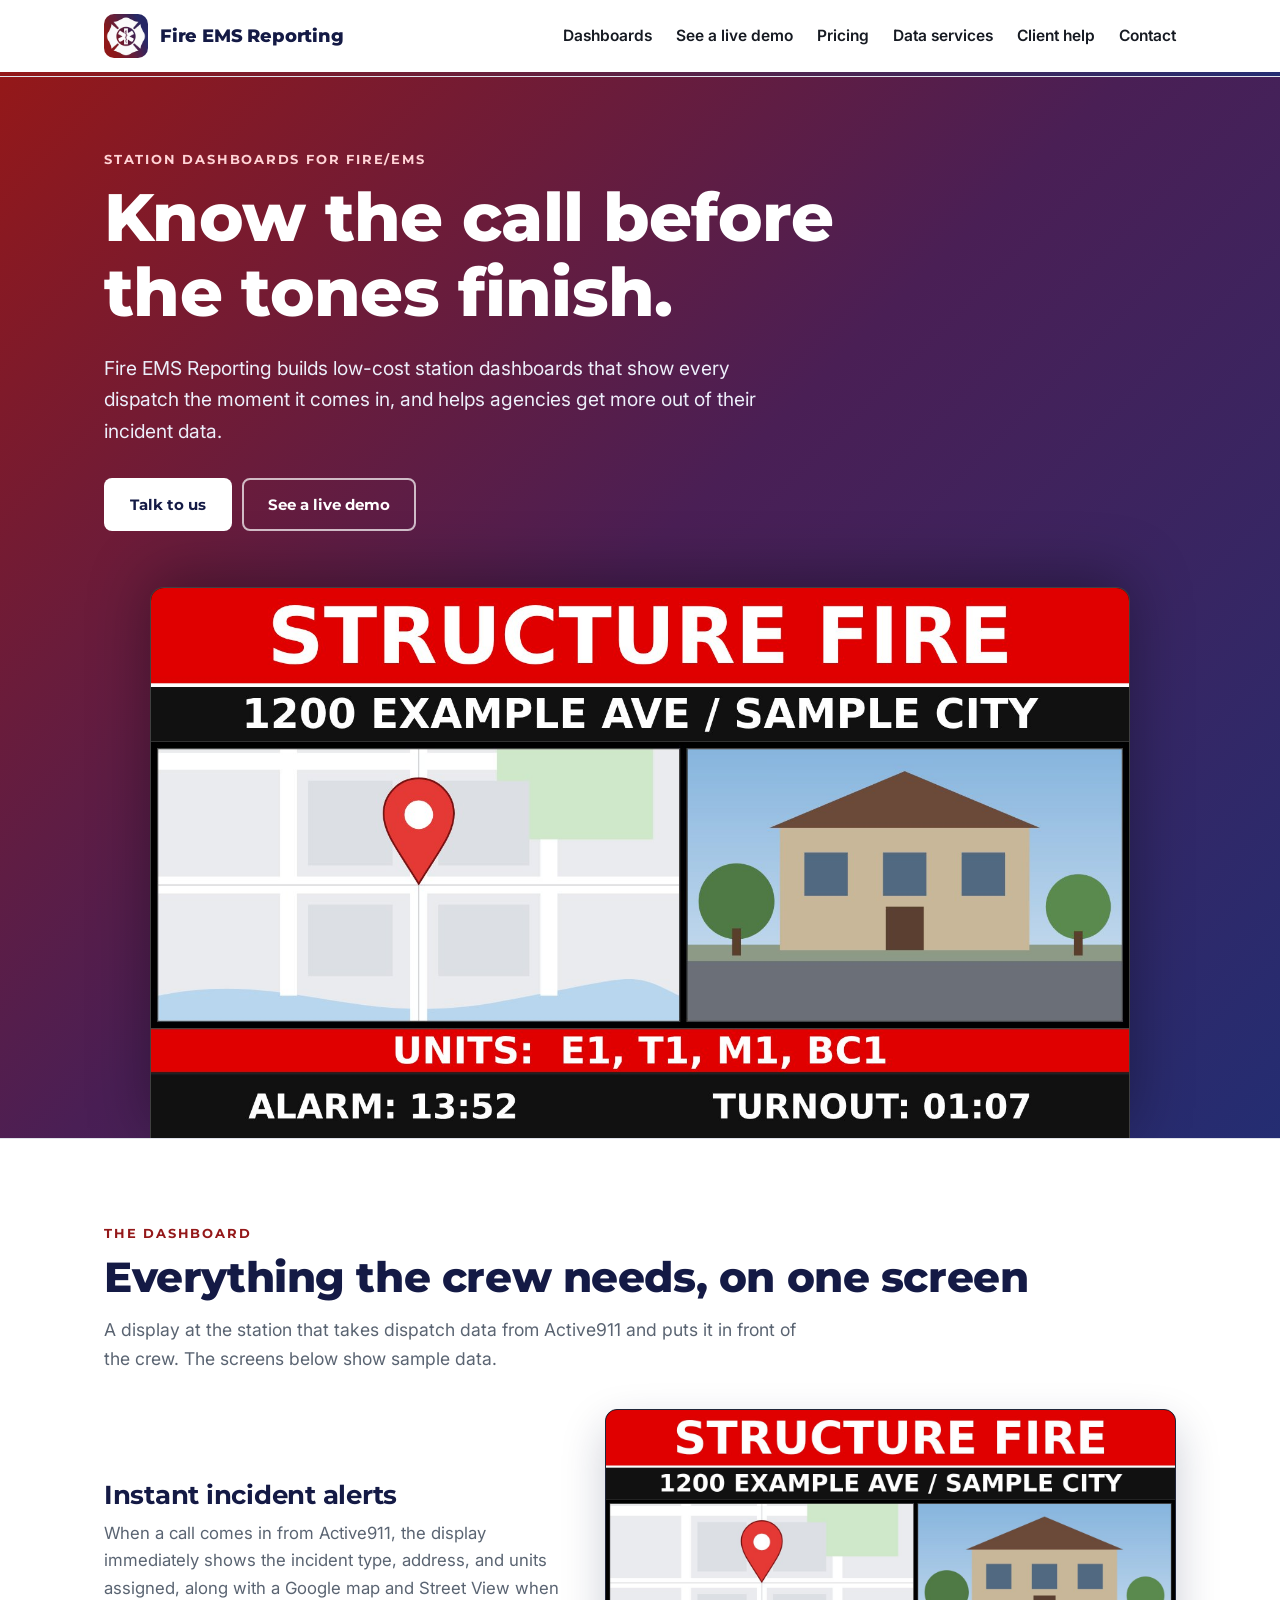
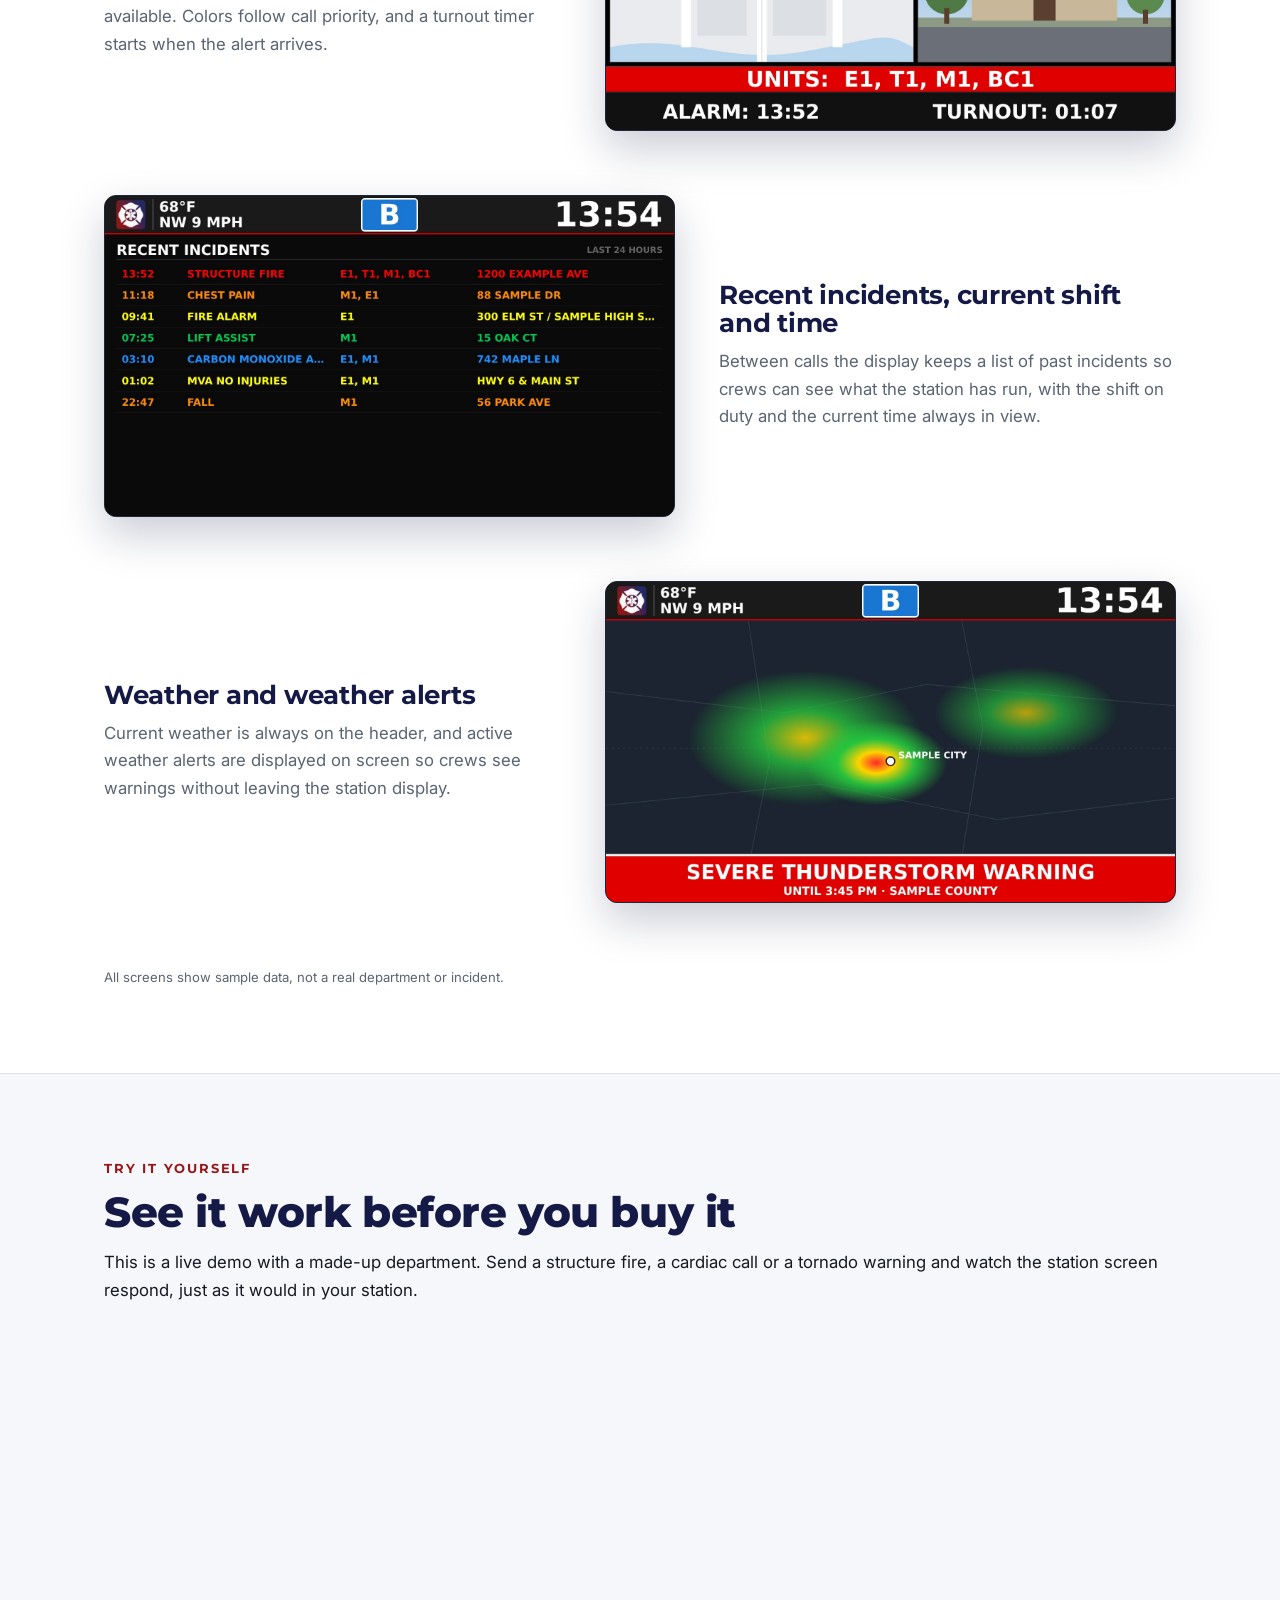
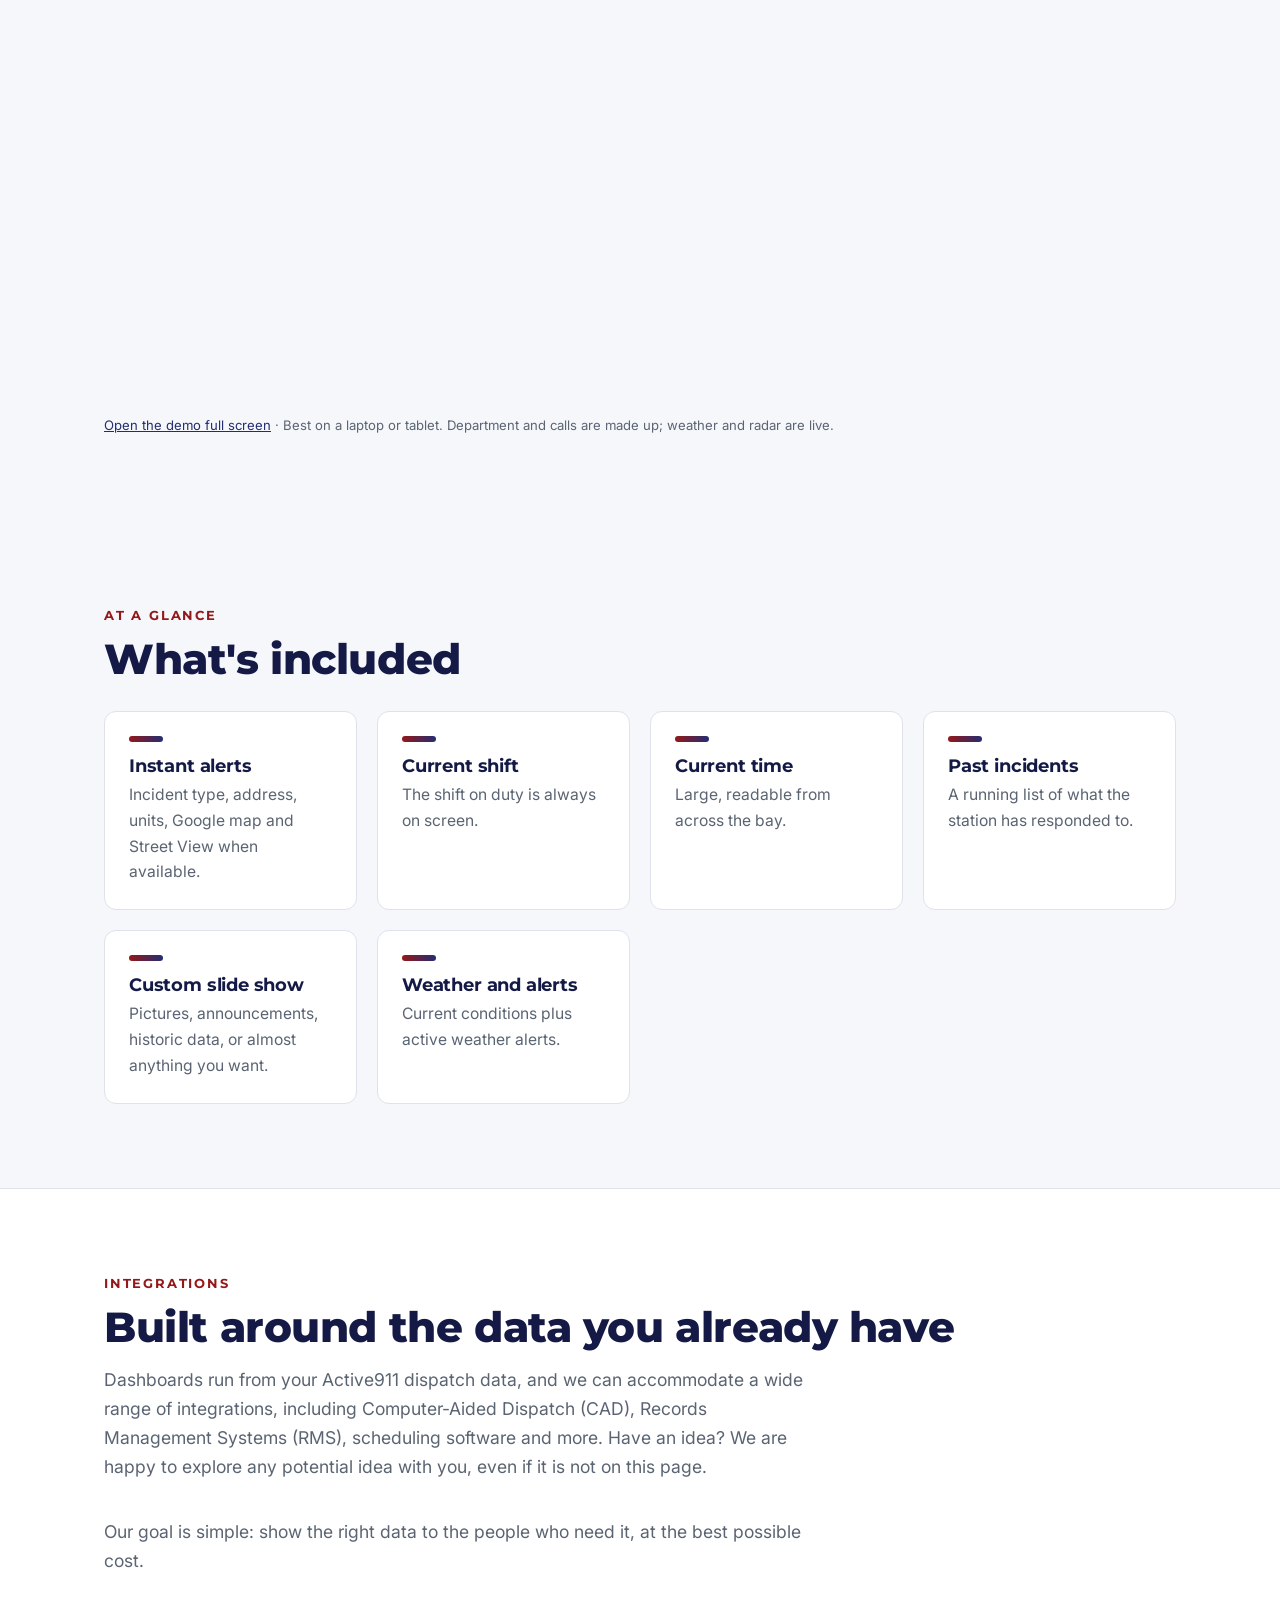
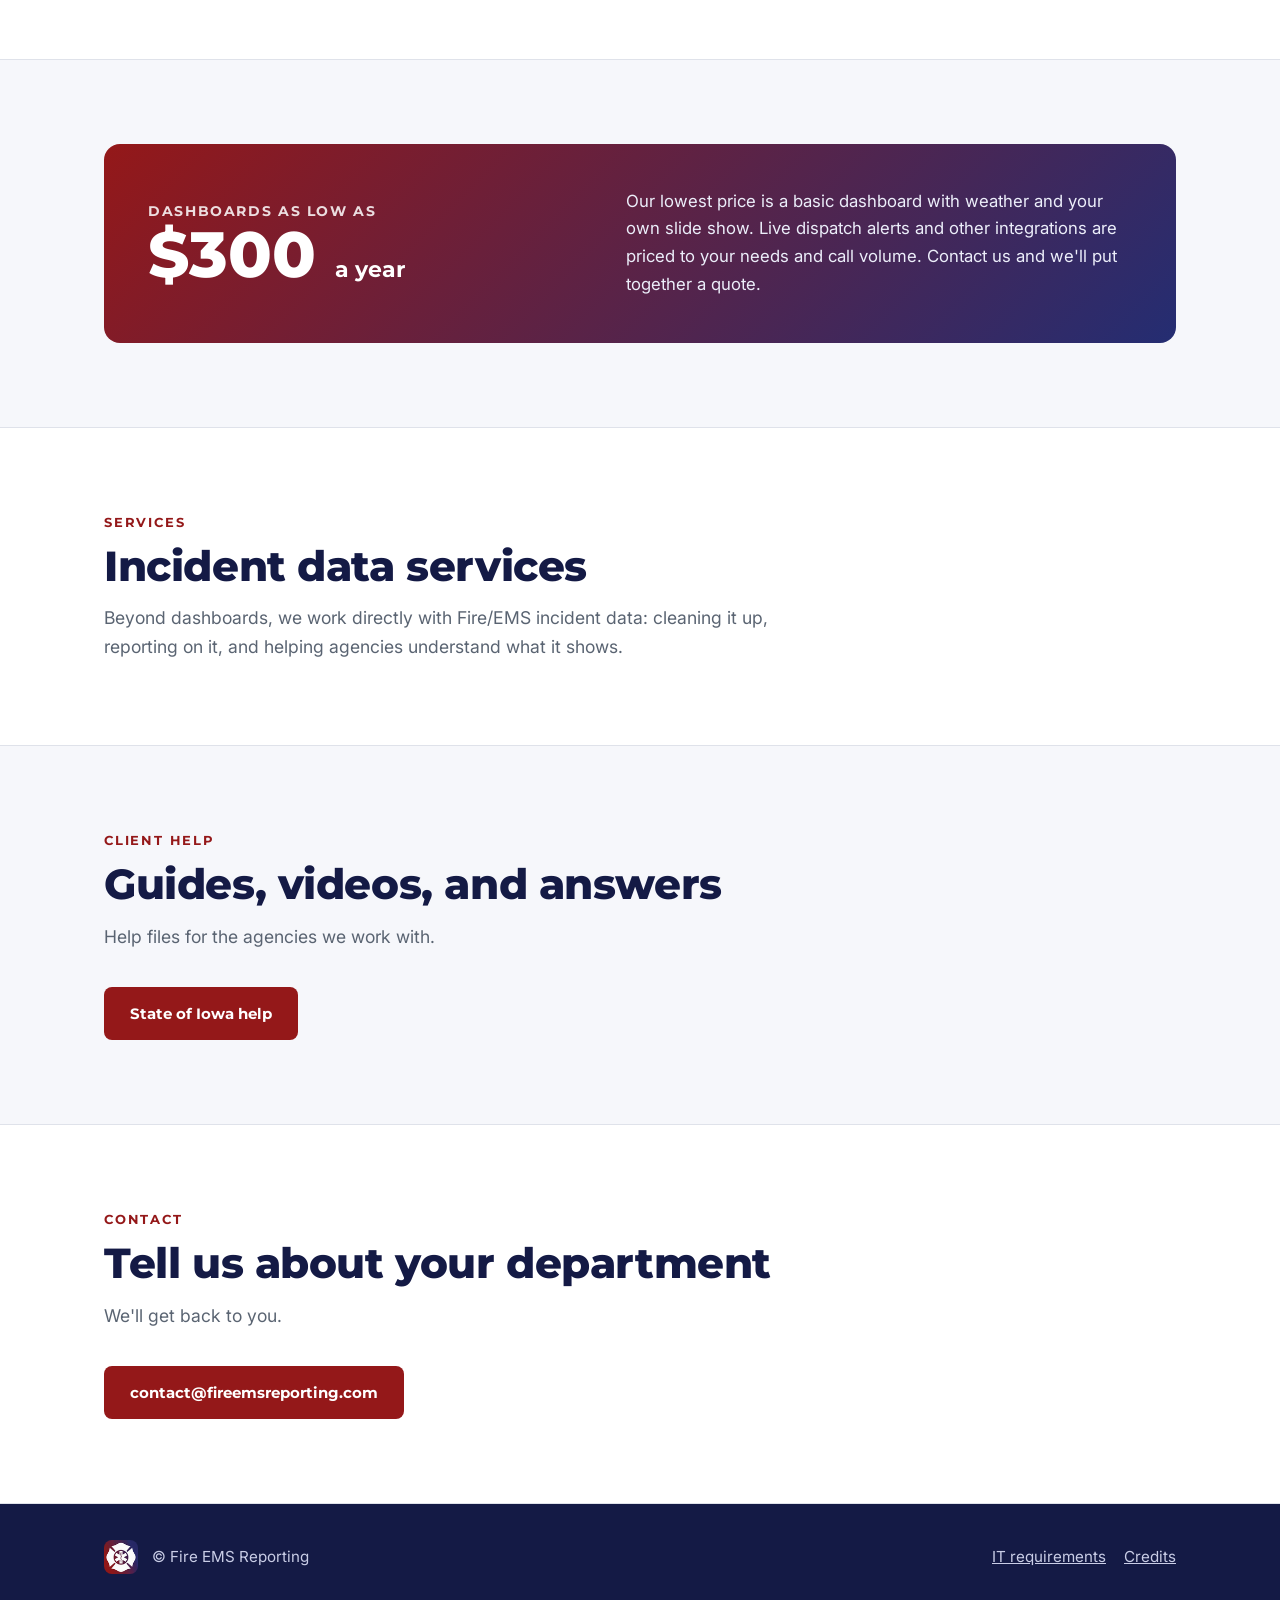
<file: index.html>
<!DOCTYPE html>
<html lang="en">
<head>
<meta charset="UTF-8">
<!-- FER Website v1.10_20261104_1555 -->
<meta name="viewport" content="width=device-width, initial-scale=1">
<title>Fire EMS Reporting | Station dashboards and incident data services | v1.10_20261104_1555</title>
<meta name="description" content="Low-cost live dispatch dashboards for fire stations, plus incident data services for Fire/EMS agencies.">
<link rel="canonical" href="https://fireemsreporting.com/">
<meta property="og:type" content="website">
<meta property="og:site_name" content="Fire EMS Reporting">
<meta property="og:title" content="Fire EMS Reporting | Station dashboards and incident data services">
<meta property="og:description" content="Low-cost live dispatch dashboards for fire stations, plus incident data services for Fire/EMS agencies.">
<meta property="og:url" content="https://fireemsreporting.com/">
<meta property="og:image" content="https://fireemsreporting.com/assets/screens/alert.jpg">
<meta name="twitter:card" content="summary_large_image">
<link rel="icon" type="image/png" href="assets/favicon.png">
<link rel="apple-touch-icon" href="assets/apple-touch-icon.png">
<link rel="preconnect" href="https://fonts.googleapis.com">
<link rel="preconnect" href="https://fonts.gstatic.com" crossorigin>
<link href="https://fonts.googleapis.com/css2?family=Inter:wght@400;500;600&family=Montserrat:wght@600;700;800&display=swap" rel="stylesheet">
<link rel="stylesheet" href="style.css">
</head>
<body>
<header class="site"><div class="wrap">
  <a class="brand" href="/"><img src="assets/icon-128.png" alt="" width="44" height="44"><span>Fire EMS Reporting</span></a>
  <nav><a href="#dashboards">Dashboards</a><a href="https://dashboards.fireemsreporting.com/demo/" target="_blank" rel="noopener">See a live demo</a><a href="#pricing">Pricing</a><a href="#services">Data services</a><a href="#clients">Client help</a><a href="#contact">Contact</a></nav>
</div></header>

<main>
<section class="hero"><div class="wrap">
  <div class="eyebrow">Station dashboards for Fire/EMS</div>
  <h1>Know the call before the tones finish.</h1>
  <p>Fire EMS Reporting builds low-cost station dashboards that show every dispatch the moment it comes in, and helps agencies get more out of their incident data.</p>
  <a class="btn" href="#contact">Talk to us</a><a class="btn alt" href="https://dashboards.fireemsreporting.com/demo/" target="_blank" rel="noopener">See a live demo</a>
  <div class="shot-hero"><img src="assets/screens/alert.jpg" alt="Dashboard alert screen showing a structure fire with map, street view, units and turnout timer" width="1600" height="900"></div>
</div></section>

<section id="dashboards" class="alt"><div class="wrap">
  <div class="eyebrow">The dashboard</div>
  <h2>Everything the crew needs, on one screen</h2>
  <p class="lede">A display at the station that takes dispatch data from Active911 and puts it in front of the crew. The screens below show sample data.</p>

  <div class="feature">
    <div class="txt"><h3>Instant incident alerts</h3><p>When a call comes in from Active911, the display immediately shows the incident type, address, and units assigned, along with a Google map and Street View when available. Colors follow call priority, and a turnout timer starts when the alert arrives.</p></div>
    <div><div class="shot"><img src="assets/screens/alert.jpg" alt="Incident alert screen" loading="lazy" width="1600" height="900"></div></div>
  </div>
  <div class="feature flip">
    <div class="txt"><h3>Recent incidents, current shift and time</h3><p>Between calls the display keeps a list of past incidents so crews can see what the station has run, with the shift on duty and the current time always in view.</p></div>
    <div><div class="shot"><img src="assets/screens/history.jpg" alt="Recent incidents list with shift and clock" loading="lazy" width="1600" height="900"></div></div>
  </div>
  <div class="feature">
    <div class="txt"><h3>Weather and weather alerts</h3><p>Current weather is always on the header, and active weather alerts are displayed on screen so crews see warnings without leaving the station display.</p></div>
    <div><div class="shot"><img src="assets/screens/weather.jpg" alt="Weather radar with a severe weather warning banner" loading="lazy" width="1600" height="900"></div></div>
  </div>
  <p class="cap">All screens show sample data, not a real department or incident.</p>
</div></section>

<section id="demo"><div class="wrap">
  <div class="eyebrow">Try it yourself</div>
  <h2>See it work before you buy it</h2>
  <p>This is a live demo with a made-up department. Send a structure fire, a cardiac call or a tornado warning and watch the station screen respond, just as it would in your station.</p>
  <div class="demo-frame"><iframe src="https://dashboards.fireemsreporting.com/demo/" style="width:100%;aspect-ratio:16/10;border:0;border-radius:10px" loading="lazy" allow="fullscreen" title="Fire EMS Reporting live demo"></iframe></div>
  <p class="cap"><a href="https://dashboards.fireemsreporting.com/demo/" target="_blank" rel="noopener">Open the demo full screen</a> &middot; Best on a laptop or tablet. Department and calls are made up; weather and radar are live.</p>
  <a class="btn demo-btn" href="https://dashboards.fireemsreporting.com/demo/" target="_blank" rel="noopener">See a live demo</a>
</div></section>

<section><div class="wrap">
  <div class="eyebrow">At a glance</div>
  <h2>What's included</h2>
  <div class="cols" style="margin-top:28px">
    <div class="card"><div class="dot"></div><h3>Instant alerts</h3><p>Incident type, address, units, Google map and Street View when available.</p></div>
    <div class="card"><div class="dot"></div><h3>Current shift</h3><p>The shift on duty is always on screen.</p></div>
    <div class="card"><div class="dot"></div><h3>Current time</h3><p>Large, readable from across the bay.</p></div>
    <div class="card"><div class="dot"></div><h3>Past incidents</h3><p>A running list of what the station has responded to.</p></div>
    <div class="card"><div class="dot"></div><h3>Custom slide show</h3><p>Pictures, announcements, historic data, or almost anything you want.</p></div>
    <div class="card"><div class="dot"></div><h3>Weather and alerts</h3><p>Current conditions plus active weather alerts.</p></div>
  </div>
</div></section>

<section class="alt"><div class="wrap">
  <div class="eyebrow">Integrations</div>
  <h2>Built around the data you already have</h2>
  <p class="lede">Dashboards run from your Active911 dispatch data, and we can accommodate a wide range of integrations, including Computer-Aided Dispatch (CAD), Records Management Systems (RMS), scheduling software and more. Have an idea? We are happy to explore any potential idea with you, even if it is not on this page.</p>
  <p class="lede" style="margin-bottom:0">Our goal is simple: show the right data to the people who need it, at the best possible cost.</p>
</div></section>

<section id="pricing"><div class="wrap">
  <div class="pricing">
    <div><div class="from">Dashboards as low as</div><div class="amt">$300 <span style="font-size:1.4rem;font-weight:700">a year</span></div></div>
    <p>Our lowest price is a basic dashboard with weather and your own slide show. Live dispatch alerts and other integrations are priced to your needs and call volume. Contact us and we'll put together a quote.</p>
  </div>
</div></section>

<section id="services" class="alt"><div class="wrap">
  <div class="eyebrow">Services</div>
  <h2>Incident data services</h2>
  <p class="lede" style="margin-bottom:0">Beyond dashboards, we work directly with Fire/EMS incident data: cleaning it up, reporting on it, and helping agencies understand what it shows.</p>
</div></section>

<section id="clients"><div class="wrap">
  <div class="eyebrow">Client help</div>
  <h2>Guides, videos, and answers</h2>
  <p class="lede">Help files for the agencies we work with.</p>
  <a class="btn" href="iowa/">State of Iowa help</a>
</div></section>

<section id="contact" class="alt"><div class="wrap">
  <div class="eyebrow">Contact</div>
  <h2>Tell us about your department</h2>
  <p class="lede">We'll get back to you.</p>
  <a class="btn" href="mailto:contact@fireemsreporting.com">contact@fireemsreporting.com</a>
</div></section>
</main>

<footer><div class="wrap"><img src="assets/favicon.png" alt=""><span>&copy; Fire EMS Reporting</span><span class="flinks"><a href="requirements/">IT requirements</a><a href="credits/">Credits</a></span></div></footer>
</body>
</html>
</file>
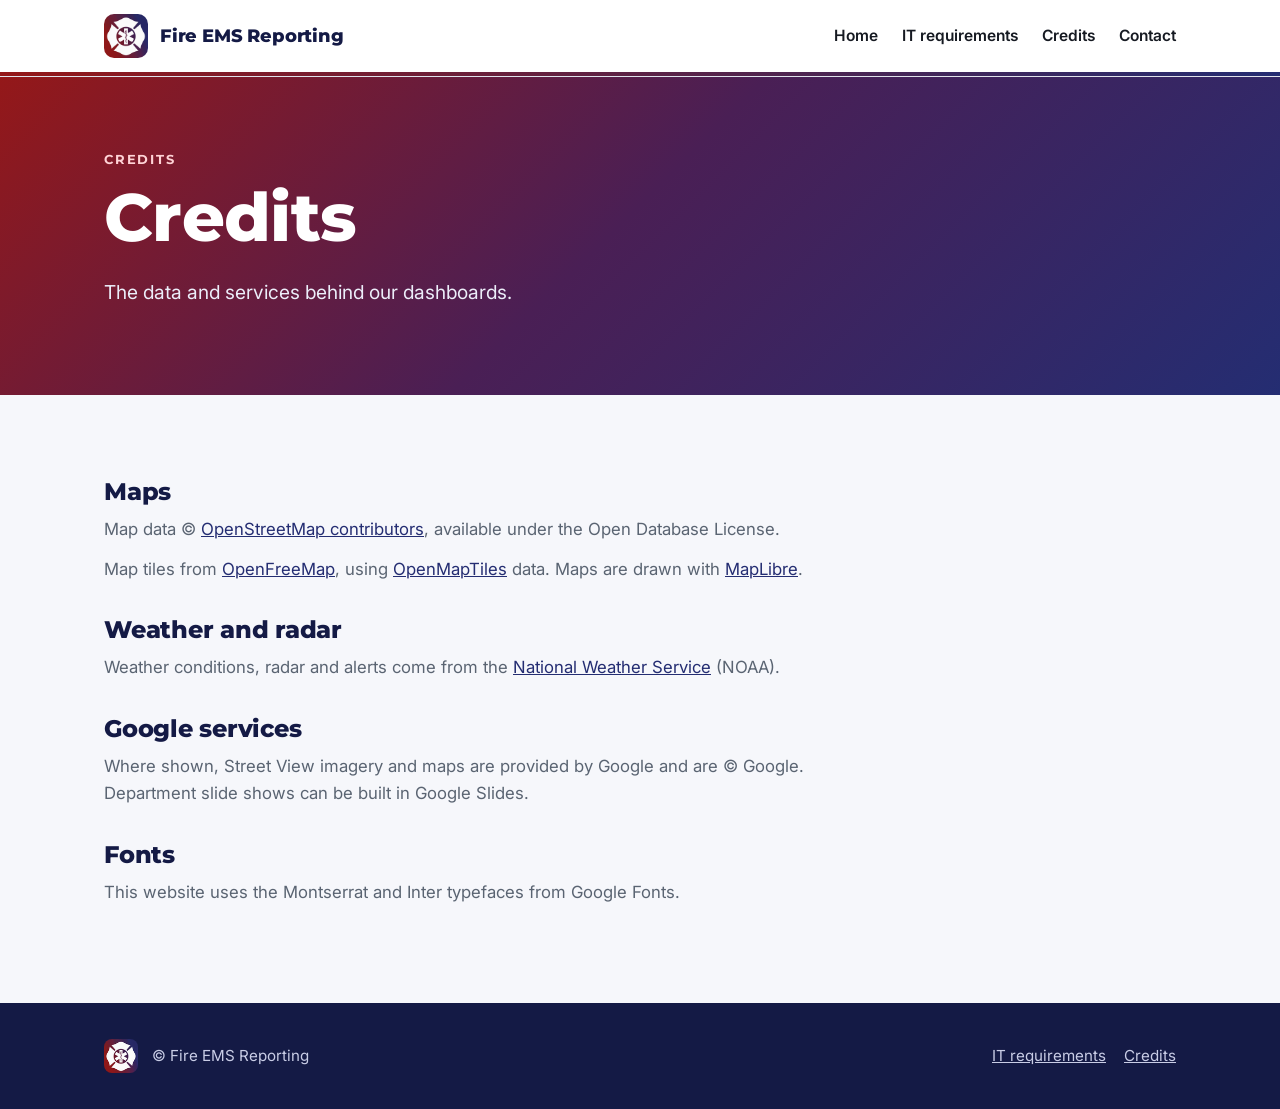
<file: credits/index.html>
<!DOCTYPE html>
<html lang="en">
<head>
<!-- FER Website v1.10_20261104_1555 -->
<meta charset="UTF-8">
<meta name="viewport" content="width=device-width, initial-scale=1">
<title>Credits | Fire EMS Reporting | v1.10_20261104_1555</title>
<meta name="description" content="Data and service credits for Fire EMS Reporting dashboards.">
<link rel="canonical" href="https://fireemsreporting.com/credits/">
<link rel="icon" type="image/png" href="../assets/favicon.png">
<link rel="apple-touch-icon" href="../assets/apple-touch-icon.png">
<link rel="preconnect" href="https://fonts.googleapis.com">
<link rel="preconnect" href="https://fonts.gstatic.com" crossorigin>
<link href="https://fonts.googleapis.com/css2?family=Inter:wght@400;500;600&family=Montserrat:wght@600;700;800&display=swap" rel="stylesheet">
<link rel="stylesheet" href="../style.css">
</head>
<body>
<header class="site"><div class="wrap">
  <a class="brand" href="../"><img src="../assets/icon-128.png" alt="" width="44" height="44"><span>Fire EMS Reporting</span></a>
  <nav><a href="../">Home</a><a href="../requirements/">IT requirements</a><a href="../credits/">Credits</a><a href="mailto:contact@fireemsreporting.com">Contact</a></nav>
</div></header>

<main>
<section class="hero sub"><div class="wrap"><div class="eyebrow">Credits</div>
  <h1>Credits</h1>
  <p>The data and services behind our dashboards.</p>
</div></section>

<section><div class="wrap"><div class="prose">
<h2>Maps</h2>
<p>Map data &copy; <a href="https://www.openstreetmap.org/copyright" target="_blank" rel="noopener">OpenStreetMap contributors</a>, available under the Open Database License.</p>
<p>Map tiles from <a href="https://openfreemap.org" target="_blank" rel="noopener">OpenFreeMap</a>, using <a href="https://openmaptiles.org" target="_blank" rel="noopener">OpenMapTiles</a> data. Maps are drawn with <a href="https://maplibre.org" target="_blank" rel="noopener">MapLibre</a>.</p>
<h2>Weather and radar</h2>
<p>Weather conditions, radar and alerts come from the <a href="https://www.weather.gov" target="_blank" rel="noopener">National Weather Service</a> (NOAA).</p>
<h2>Google services</h2>
<p>Where shown, Street View imagery and maps are provided by Google and are &copy; Google. Department slide shows can be built in Google Slides.</p>
<h2>Fonts</h2>
<p>This website uses the Montserrat and Inter typefaces from Google Fonts.</p>
</div></div></section>
</main>
<footer><div class="wrap"><img src="../assets/favicon.png" alt=""><span>&copy; Fire EMS Reporting</span><span class="flinks"><a href="../requirements/">IT requirements</a><a href="../credits/">Credits</a></span></div></footer>
</body>
</html>
</file>
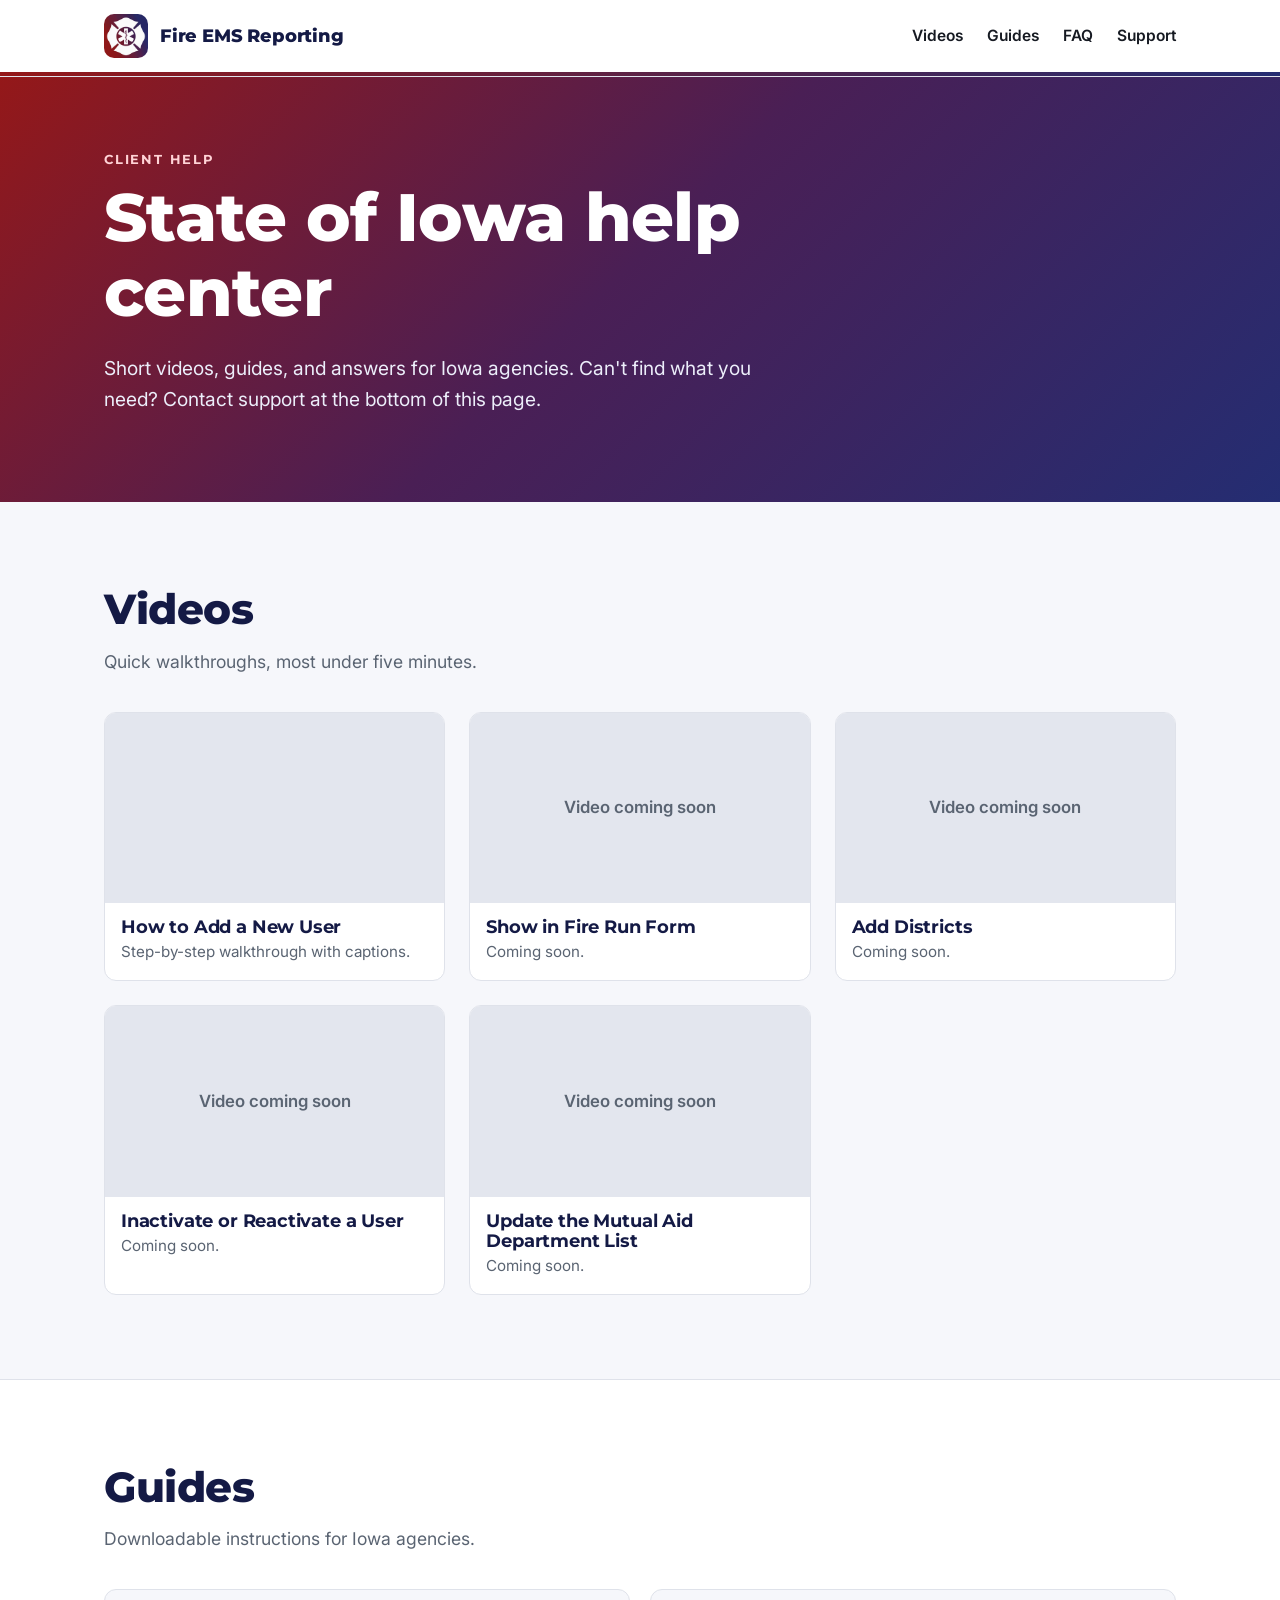
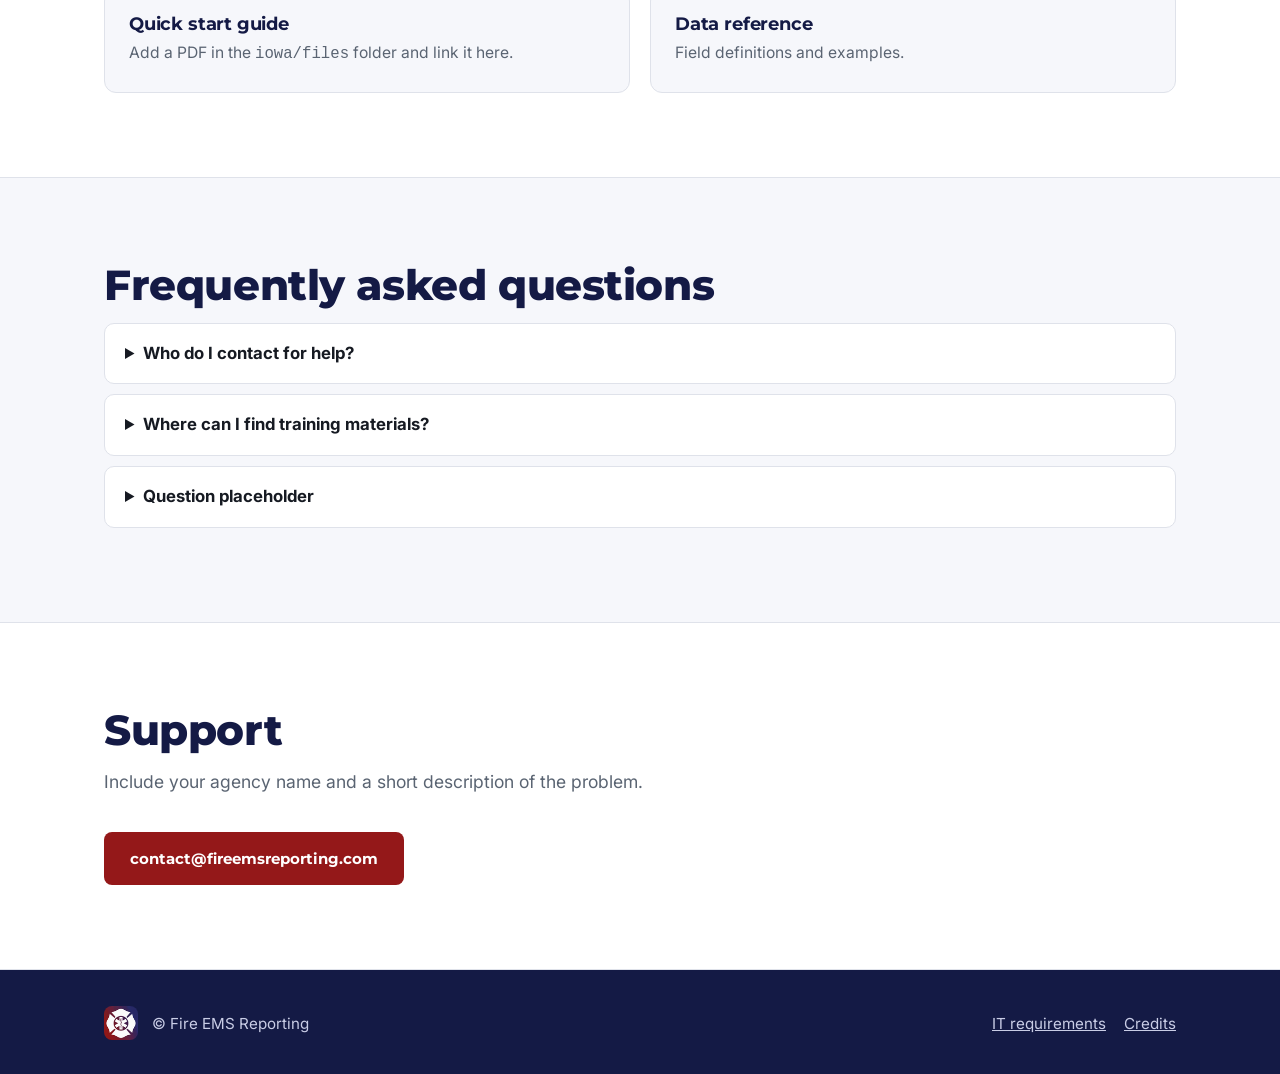
<file: iowa/index.html>
<!DOCTYPE html>
<html lang="en">
<head>
<!-- FER Website v1.10_20261104_1555 -->
<meta charset="UTF-8">
<meta name="viewport" content="width=device-width, initial-scale=1">
<title>State of Iowa Help | Fire EMS Reporting | v1.10_20261104_1555</title>
<link rel="preconnect" href="https://fonts.googleapis.com">
<link rel="preconnect" href="https://fonts.gstatic.com" crossorigin>
<link href="https://fonts.googleapis.com/css2?family=Inter:wght@400;500;600&family=Montserrat:wght@600;700;800&display=swap" rel="stylesheet">
<link rel="icon" type="image/png" href="../assets/favicon.png">
<link rel="apple-touch-icon" href="../assets/apple-touch-icon.png">
<link rel="canonical" href="https://fireemsreporting.com/iowa/">
<link rel="stylesheet" href="../style.css">
</head>
<body>
<header class="site"><div class="wrap">
  <a class="brand" href="../"><img src="../assets/icon-128.png" alt="" width="44" height="44"><span>Fire EMS Reporting</span></a>
  <nav><a href="#videos">Videos</a><a href="#guides">Guides</a><a href="#faq">FAQ</a><a href="#support">Support</a></nav>
</div></header>

<main>
<section class="hero sub"><div class="wrap"><div class="eyebrow">Client help</div>
  <h1>State of Iowa help center</h1>
  <p>Short videos, guides, and answers for Iowa agencies. Can't find what you need? Contact support at the bottom of this page.</p>
</div></section>

<section id="videos"><div class="wrap">
  <h2>Videos</h2>
  <p class="lede">Quick walkthroughs, most under five minutes.</p>
  <div class="videos">
    <!-- To add the next video: replace its .frame.soon div with
         <iframe src="https://www.youtube.com/embed/VIDEO_ID" title="VIDEO TITLE" loading="lazy" allowfullscreen></iframe> -->
    <div class="vid"><div class="frame"><iframe src="https://www.youtube.com/embed/6aMqtZ9jtuo" title="How to Add a New User" loading="lazy" allow="accelerometer; encrypted-media; gyroscope; picture-in-picture; fullscreen" allowfullscreen referrerpolicy="strict-origin-when-cross-origin"></iframe></div><h3>How to Add a New User</h3><p>Step-by-step walkthrough with captions.</p></div>
    <div class="vid"><div class="frame soon">Video coming soon</div><h3>Show in Fire Run Form</h3><p>Coming soon.</p></div>
    <div class="vid"><div class="frame soon">Video coming soon</div><h3>Add Districts</h3><p>Coming soon.</p></div>
    <div class="vid"><div class="frame soon">Video coming soon</div><h3>Inactivate or Reactivate a User</h3><p>Coming soon.</p></div>
    <div class="vid"><div class="frame soon">Video coming soon</div><h3>Update the Mutual Aid Department List</h3><p>Coming soon.</p></div>
  </div>
</div></section>

<section id="guides" class="alt"><div class="wrap">
  <h2>Guides</h2>
  <p class="lede">Downloadable instructions for Iowa agencies.</p>
  <div class="cols">
    <div class="card"><h3>Quick start guide</h3><p>Add a PDF in the <code>iowa/files</code> folder and link it here.</p></div>
    <div class="card"><h3>Data reference</h3><p>Field definitions and examples.</p></div>
  </div>
</div></section>

<section id="faq"><div class="wrap">
  <h2>Frequently asked questions</h2>
  <details><summary>Who do I contact for help?</summary><p>Email support using the address below and include your agency name.</p></details>
  <details><summary>Where can I find training materials?</summary><p>See the videos and guides above. New material is added as it becomes available.</p></details>
  <details><summary>Question placeholder</summary><p>Answer placeholder. Replace with real questions from Iowa users.</p></details>
</div></section>

<section id="support" class="alt"><div class="wrap">
  <h2>Support</h2>
  <p class="lede">Include your agency name and a short description of the problem.</p>
  <a class="btn" href="mailto:contact@fireemsreporting.com">contact@fireemsreporting.com</a>
</div></section>
</main>
<footer><div class="wrap"><img src="../assets/favicon.png" alt=""><span>&copy; Fire EMS Reporting</span><span class="flinks"><a href="../requirements/">IT requirements</a><a href="../credits/">Credits</a></span></div></footer>
</body>
</html>
</file>
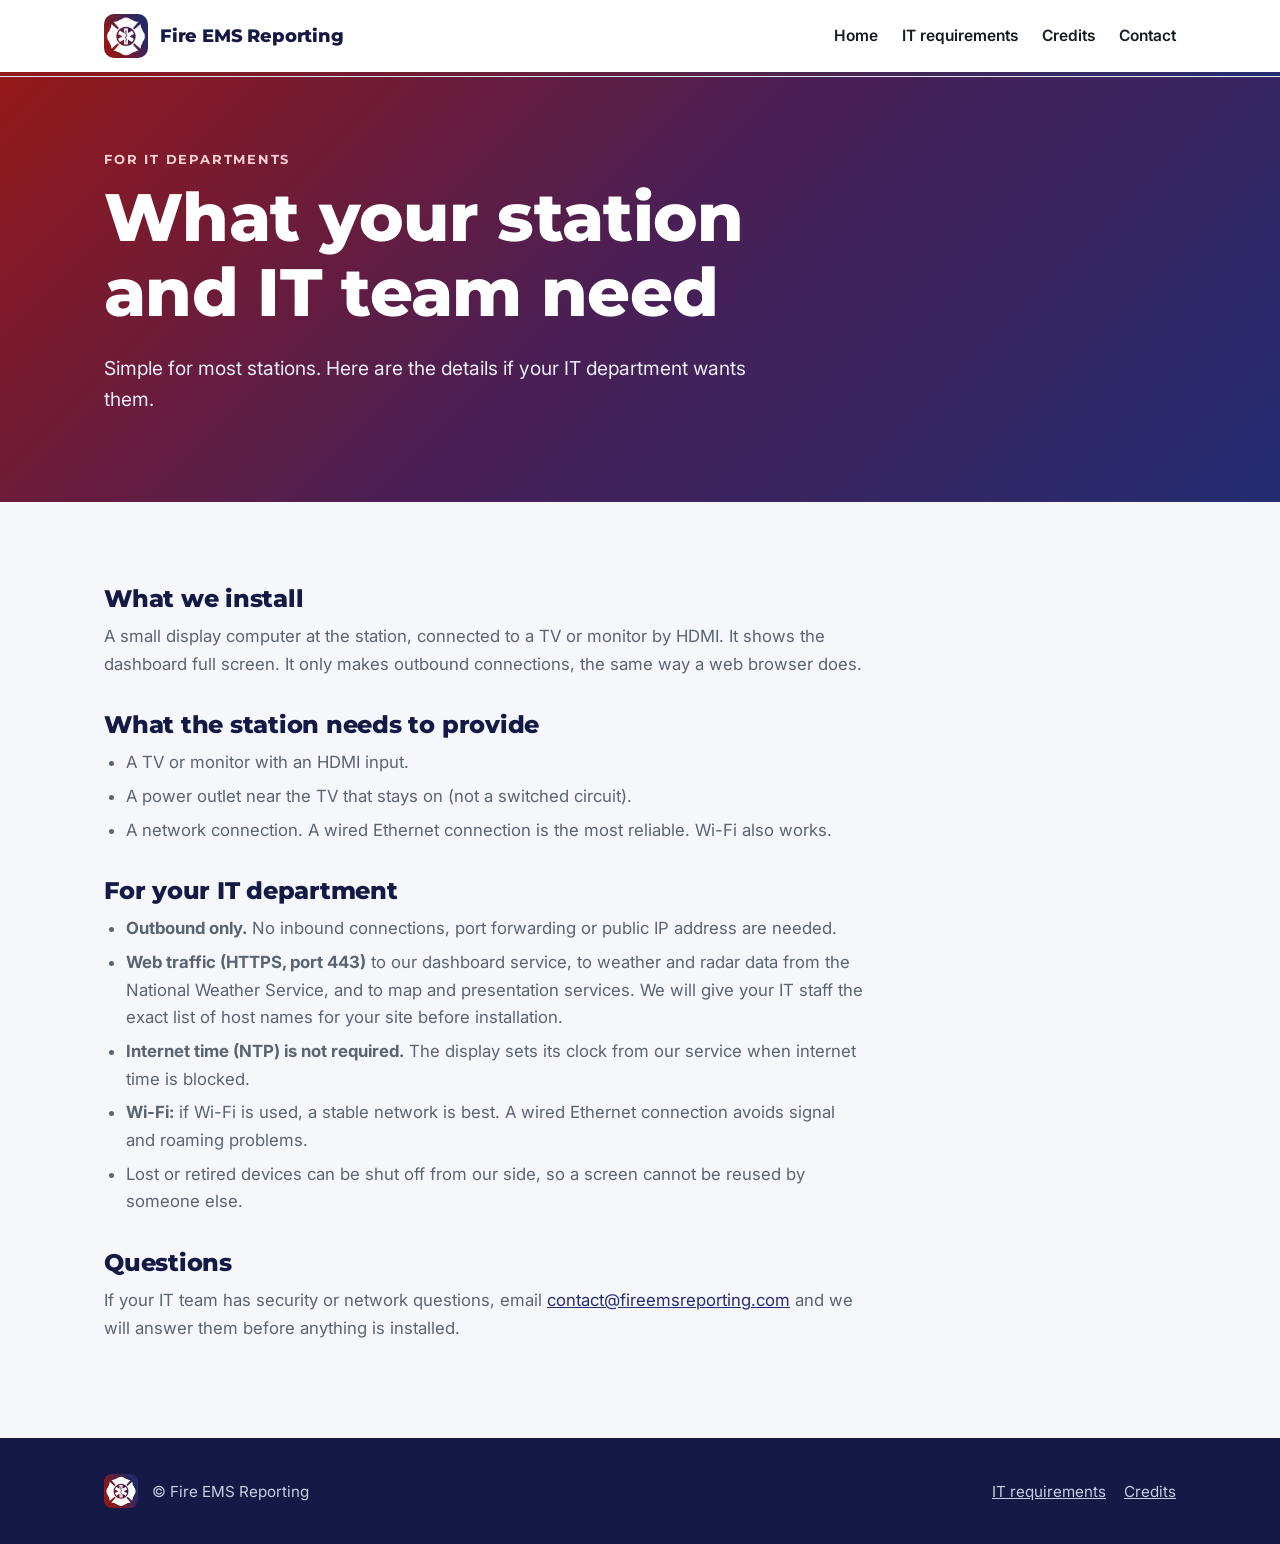
<file: requirements/index.html>
<!DOCTYPE html>
<html lang="en">
<head>
<!-- FER Website v1.10_20261104_1555 -->
<meta charset="UTF-8">
<meta name="viewport" content="width=device-width, initial-scale=1">
<title>IT requirements | Fire EMS Reporting | v1.10_20261104_1555</title>
<meta name="description" content="What a station and its IT department need to run a Fire EMS Reporting dashboard.">
<link rel="canonical" href="https://fireemsreporting.com/requirements/">
<link rel="icon" type="image/png" href="../assets/favicon.png">
<link rel="apple-touch-icon" href="../assets/apple-touch-icon.png">
<link rel="preconnect" href="https://fonts.googleapis.com">
<link rel="preconnect" href="https://fonts.gstatic.com" crossorigin>
<link href="https://fonts.googleapis.com/css2?family=Inter:wght@400;500;600&family=Montserrat:wght@600;700;800&display=swap" rel="stylesheet">
<link rel="stylesheet" href="../style.css">
</head>
<body>
<header class="site"><div class="wrap">
  <a class="brand" href="../"><img src="../assets/icon-128.png" alt="" width="44" height="44"><span>Fire EMS Reporting</span></a>
  <nav><a href="../">Home</a><a href="../requirements/">IT requirements</a><a href="../credits/">Credits</a><a href="mailto:contact@fireemsreporting.com">Contact</a></nav>
</div></header>

<main>
<section class="hero sub"><div class="wrap"><div class="eyebrow">For IT departments</div>
  <h1>What your station and IT team need</h1>
  <p>Simple for most stations. Here are the details if your IT department wants them.</p>
</div></section>

<section><div class="wrap"><div class="prose">
<h2>What we install</h2>
<p>A small display computer at the station, connected to a TV or monitor by HDMI. It shows the dashboard full screen. It only makes outbound connections, the same way a web browser does.</p>
<h2>What the station needs to provide</h2>
<ul>
<li>A TV or monitor with an HDMI input.</li>
<li>A power outlet near the TV that stays on (not a switched circuit).</li>
<li>A network connection. A wired Ethernet connection is the most reliable. Wi-Fi also works.</li>
</ul>
<h2>For your IT department</h2>
<ul>
<li><strong>Outbound only.</strong> No inbound connections, port forwarding or public IP address are needed.</li>
<li><strong>Web traffic (HTTPS, port 443)</strong> to our dashboard service, to weather and radar data from the National Weather Service, and to map and presentation services. We will give your IT staff the exact list of host names for your site before installation.</li>
<li><strong>Internet time (NTP) is not required.</strong> The display sets its clock from our service when internet time is blocked.</li>
<li><strong>Wi-Fi:</strong> if Wi-Fi is used, a stable network is best. A wired Ethernet connection avoids signal and roaming problems.</li>
<li>Lost or retired devices can be shut off from our side, so a screen cannot be reused by someone else.</li>
</ul>
<h2>Questions</h2>
<p>If your IT team has security or network questions, email <a href="mailto:contact@fireemsreporting.com">contact@fireemsreporting.com</a> and we will answer them before anything is installed.</p>
</div></div></section>
</main>
<footer><div class="wrap"><img src="../assets/favicon.png" alt=""><span>&copy; Fire EMS Reporting</span><span class="flinks"><a href="../requirements/">IT requirements</a><a href="../credits/">Credits</a></span></div></footer>
</body>
</html>
</file>
<file: style.css>
/* FER Website v1.10_20261104_1555 */
:root{--red:#941819;--red2:#b52024;--navy:#242d72;--navy-d:#141a45;--ink:#161a22;--steel:#5a6472;--line:#dfe2ea;--bg:#f6f7fb;--white:#fff;--amber:#FF8C00}
*{box-sizing:border-box;margin:0;padding:0}
html{scroll-behavior:smooth}
body{background:var(--bg);color:var(--ink);font-family:'Inter',system-ui,sans-serif;font-size:1.05rem;line-height:1.65}
h1,h2,h3{font-family:'Montserrat','Inter',sans-serif;line-height:1.12;letter-spacing:-.01em}
a{color:var(--navy)}
a:focus-visible,summary:focus-visible,.btn:focus-visible{outline:3px solid var(--amber);outline-offset:3px}
.wrap{max-width:1120px;margin:0 auto;padding:0 24px}
header.site{background:rgba(255,255,255,.96);backdrop-filter:blur(8px);position:sticky;top:0;z-index:10;border-bottom:1px solid var(--line)}
header.site::after{content:"";display:block;height:4px;background:linear-gradient(90deg,var(--red),var(--navy))}
header.site .wrap{display:flex;align-items:center;justify-content:space-between;height:72px}
.brand{display:flex;align-items:center;gap:12px;text-decoration:none;color:var(--navy-d);font-family:'Montserrat',sans-serif;font-weight:800;font-size:1.15rem;letter-spacing:-.01em}
.brand img{height:44px;width:44px;border-radius:10px;display:block}
nav{display:flex;flex-wrap:wrap;justify-content:flex-end;gap:4px 24px}
nav a{color:var(--ink);text-decoration:none;font-weight:600;font-size:.97rem}
nav a:hover{color:var(--red)}
.eyebrow{font-family:'Montserrat',sans-serif;font-weight:700;font-size:.8rem;letter-spacing:.14em;text-transform:uppercase;color:var(--red);margin-bottom:10px}
section{padding:84px 0}
section.alt{background:var(--white);border-top:1px solid var(--line);border-bottom:1px solid var(--line)}
section h2{font-size:clamp(1.9rem,4vw,2.6rem);font-weight:800;margin-bottom:14px;color:var(--navy-d)}
.lede{color:var(--steel);max-width:64ch;margin-bottom:36px;font-size:1.1rem}
.hero{background:linear-gradient(135deg,var(--red) 0%,#4a1f55 48%,var(--navy) 100%);color:#fff;padding:72px 0 0;overflow:hidden}
.hero .eyebrow{color:#ffd3d6}
.hero h1{font-size:clamp(2.4rem,6vw,4.2rem);font-weight:800;max-width:16ch}
.hero p{max-width:58ch;margin:22px 0 30px;font-size:1.2rem;color:#eceefa}
.btn{display:inline-block;background:var(--red);color:#fff;padding:14px 26px;border-radius:8px;font-weight:700;text-decoration:none;font-family:'Montserrat',sans-serif;font-size:.95rem}
.btn:hover{background:var(--red2)}
.hero .btn{background:#fff;color:var(--navy-d)}
.hero .btn:hover{background:#eceefa}
.btn.alt{background:transparent;color:#fff;border:2px solid rgba(255,255,255,.7);margin-left:10px;padding:12px 24px}
.btn.alt:hover{background:rgba(255,255,255,.12)}
.section-btn.alt{color:var(--navy)}
.shot-hero{margin:56px auto 0;max-width:980px;border-radius:14px 14px 0 0;overflow:hidden;box-shadow:0 -10px 60px rgba(0,0,0,.35);border:1px solid rgba(255,255,255,.25);border-bottom:0;background:#000}
.shot-hero img,.shot img{display:block;width:100%;height:auto}
.cols{display:grid;grid-template-columns:repeat(auto-fit,minmax(250px,1fr));gap:20px}
.card{background:#fff;border:1px solid var(--line);border-radius:12px;padding:24px}
section.alt .card{background:var(--bg)}
.card h3{font-size:1.12rem;margin-bottom:6px;color:var(--navy-d)}
.card p{color:var(--steel);font-size:.98rem}
.card .dot{width:34px;height:6px;border-radius:3px;background:linear-gradient(90deg,var(--red),var(--navy));margin-bottom:14px}
.feature{display:grid;grid-template-columns:1fr 1.25fr;gap:44px;align-items:center;margin-bottom:64px}
.feature:last-child{margin-bottom:0}
.feature.flip{grid-template-columns:1.25fr 1fr}.feature.flip .txt{order:2}
.feature h3{font-size:1.6rem;color:var(--navy-d);margin-bottom:10px}
.feature p{color:var(--steel)}
.shot{border-radius:12px;overflow:hidden;border:1px solid #20263a;box-shadow:0 18px 44px rgba(20,26,69,.22);background:#000}
.cap{font-size:.82rem;color:var(--steel);margin-top:10px}
.pricing{background:linear-gradient(135deg,var(--red),var(--navy));color:#fff;border-radius:16px;padding:44px;display:flex;flex-wrap:wrap;gap:28px;align-items:center;justify-content:space-between}
.pricing .from{font-family:'Montserrat',sans-serif;font-weight:700;font-size:.85rem;letter-spacing:.12em;text-transform:uppercase;opacity:.85}
.pricing .amt{font-family:'Montserrat',sans-serif;font-size:4rem;font-weight:800;line-height:1}
.pricing p{max-width:46ch;color:#eceefa}
.videos{display:grid;grid-template-columns:repeat(auto-fit,minmax(280px,1fr));gap:24px}
.vid{background:#fff;border:1px solid var(--line);border-radius:12px;overflow:hidden}
.vid .frame{aspect-ratio:16/9;background:#e3e6ee;display:flex;align-items:center;justify-content:center;color:var(--steel);font-weight:600}
.vid iframe{width:100%;height:100%;border:0}
.vid h3{font-size:1.1rem;padding:14px 16px 2px;color:var(--navy-d)}
.vid p{padding:0 16px 16px;color:var(--steel);font-size:.95rem}
details{background:#fff;border:1px solid var(--line);border-radius:10px;padding:16px 20px;margin-bottom:10px}
summary{font-weight:700;cursor:pointer}
details p{margin-top:10px;color:var(--steel)}
.hero.sub{padding-bottom:56px}
footer{background:var(--navy-d);color:#c9cde6;padding:36px 0;font-size:.95rem}
footer .wrap{display:flex;align-items:center;gap:14px;flex-wrap:wrap}
footer img{height:34px;width:34px;border-radius:8px}
footer a{color:#fff}
@media (max-width:820px){.feature,.feature.flip{grid-template-columns:1fr;gap:20px}.feature.flip .txt{order:0}}
@media (max-width:640px){
 header.site .wrap{height:auto;flex-direction:column;align-items:flex-start;padding-top:12px;padding-bottom:12px;gap:8px}
 nav{justify-content:flex-start;gap:2px 16px}nav a{font-size:.9rem}
 section{padding:56px 0}.hero{padding-top:48px}
 .btn.alt{margin:12px 0 0}.pricing{padding:30px}.pricing .amt{font-size:3.2rem}
}

/* v1.7_20261024_1925 demo section */
.demo-frame{margin:22px 0 8px}
.demo-btn{display:none}
@media (max-width:640px){.demo-frame{display:none}.demo-btn{display:inline-block;margin-top:14px}}

/* v1.10 footer links, requirements and credits pages */
footer .flinks{margin-left:auto;display:flex;gap:18px;flex-wrap:wrap}
footer .flinks a{color:#c9cde6}
footer .flinks a:hover{color:#fff}
.prose{max-width:760px}
.prose h2{font-size:1.5rem;margin:34px 0 10px}
.prose h2:first-child{margin-top:0}
.prose ul{margin:0 0 14px 22px;color:var(--steel)}
.prose li{margin-bottom:6px}
.prose p{color:var(--steel);margin-bottom:12px}
.vid .frame.soon{font-weight:600}
</file>
